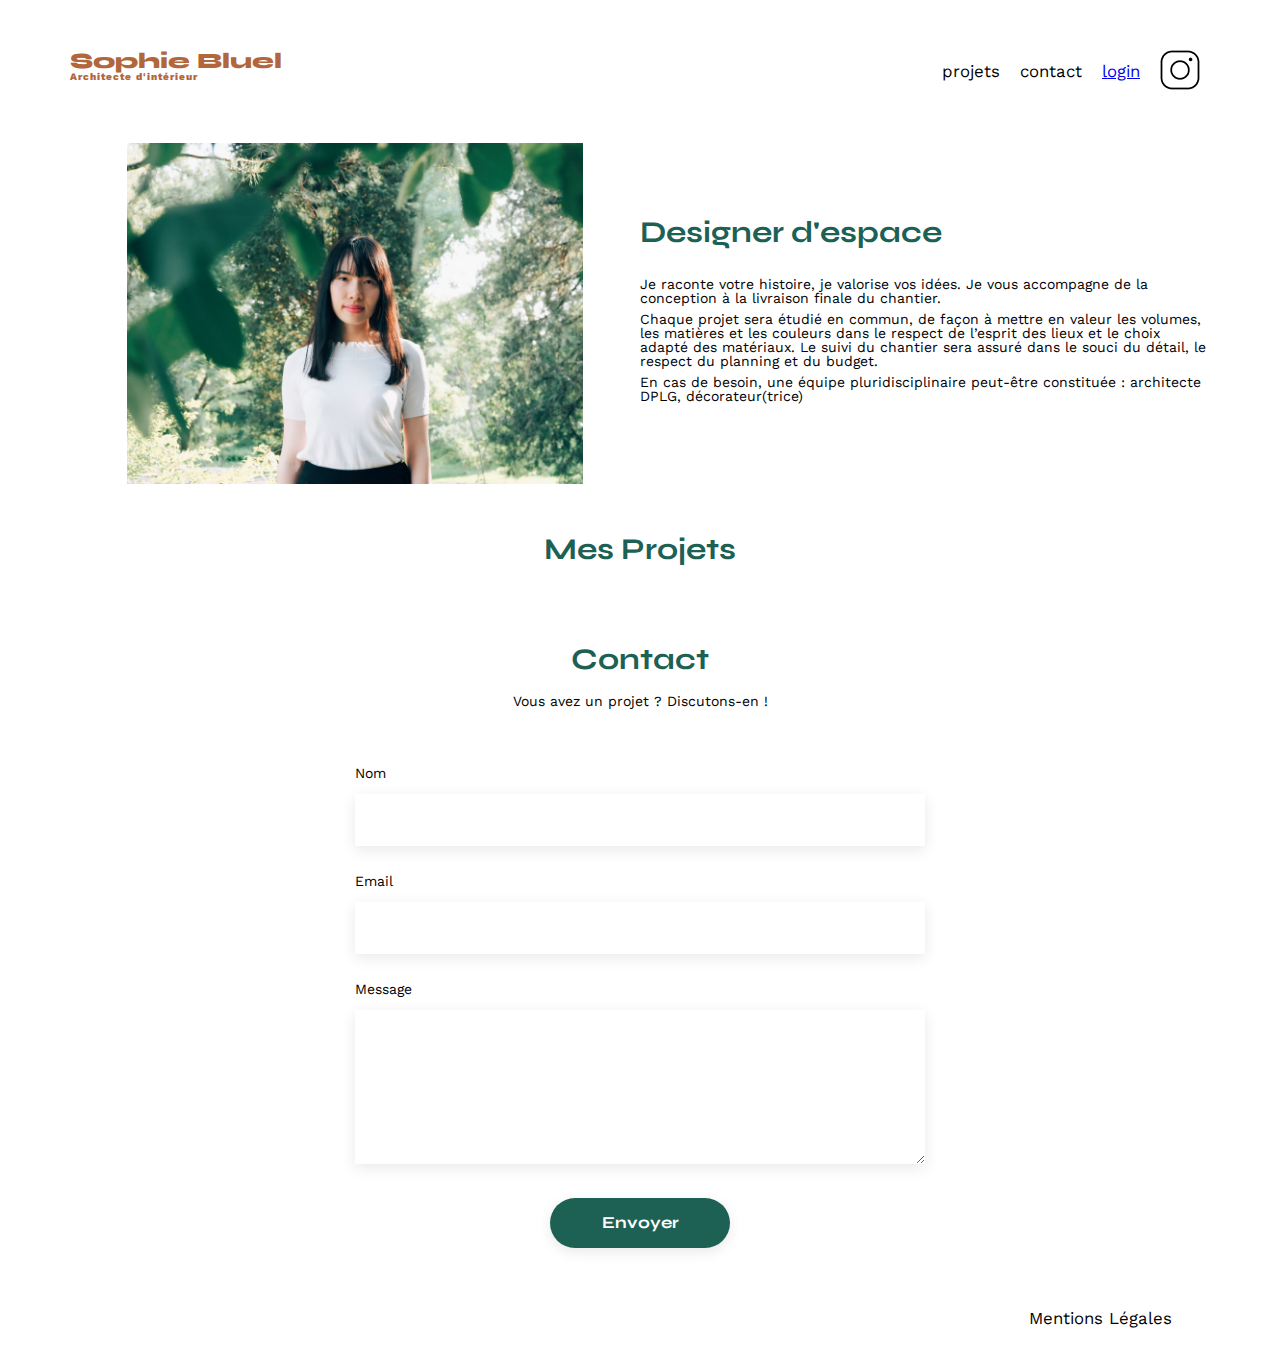
<file: FrontEnd/index.html>
<!DOCTYPE html>
<html lang="fr">
<head>
	<meta charset="UTF-8">
	<title>Sophie Bluel - Architecte d'intérieur</title>
	<meta name="viewport" content="width=device-width, initial-scale=1.0">
	<link rel="preconnect" href="https://fonts.googleapis.com">
	<link rel="stylesheet" href="https://cdnjs.cloudflare.com/ajax/libs/font-awesome/6.2.1/css/all.min.css"
integrity="sha512-MV7K8+y+gLIBoVD59lQIYicR65iaqukzvf/nwasF0nqhPay5w/9lJmVM2hMDcnK1OnMGCdVK+iQrJ7lzPJQd1w=="
crossorigin="anonymous" referrerpolicy="no-referrer" />
	<link rel="preconnect" href="https://fonts.gstatic.com" crossorigin>
	<link href="https://fonts.googleapis.com/css2?family=Syne:wght@700;800&family=Work+Sans&display=swap" rel="stylesheet">

	<meta name="description" content="">
	<link rel="stylesheet" href="./assets/style.css">
</head>
<body>
<header>
	<h1>Sophie Bluel <span>Architecte d'intérieur</span></h1>
	<nav>
		<ul>
			<li>projets</li>
			<li>contact</li>
			<li><a href="./formulaire.html">login</a></li>
			<li><img src="./assets/icons/instagram.png" alt="Instagram"></li>
		</ul>
	</nav>
</header>
<main>
	<section id="introduction">
		<figure>
			<img src="./assets/images/sophie-bluel.png" alt="">
		</figure>
		<article>
			<h2>Designer d'espace</h2>
			<p>Je raconte votre histoire, je valorise vos idées. Je vous accompagne de la conception à la livraison finale du chantier.</p>
			<p>Chaque projet sera étudié en commun, de façon à mettre en valeur les volumes, les matières et les couleurs dans le respect de l’esprit des lieux et le choix adapté des matériaux. Le suivi du chantier sera assuré dans le souci du détail, le respect du planning et du budget.</p>
			<p>En cas de besoin, une équipe pluridisciplinaire peut-être constituée : architecte DPLG, décorateur(trice)</p>
		</article>
	</section>
	<section id="portfolio">
		<h2>Mes Projets </h2>
		<div class="filters"></div>
		<div class="gallery">
			
		</div>
	</section>
	<section id="contact">
		<h2>Contact</h2>
		<p>Vous avez un projet ? Discutons-en !</p>
		<form action="#" method="post">
			<label for="name">Nom</label>
			<input type="text" name="name" id="name">
			<label for="email">Email</label>
			<input type="email" name="email" id="email">
			<label for="message">Message</label>
			<textarea name="message" id="message" cols="30" rows="10"></textarea>
			<input type="submit" value="Envoyer">
		</form>
	</section>
</main>

<footer>
	<nav>
		<ul>
			<li>Mentions Légales</li>
		</ul>
	</nav>
</footer>
<script src="assets/api.js"></script>
<script src="assets/main.js"></script>
</body>
</html>
</file>
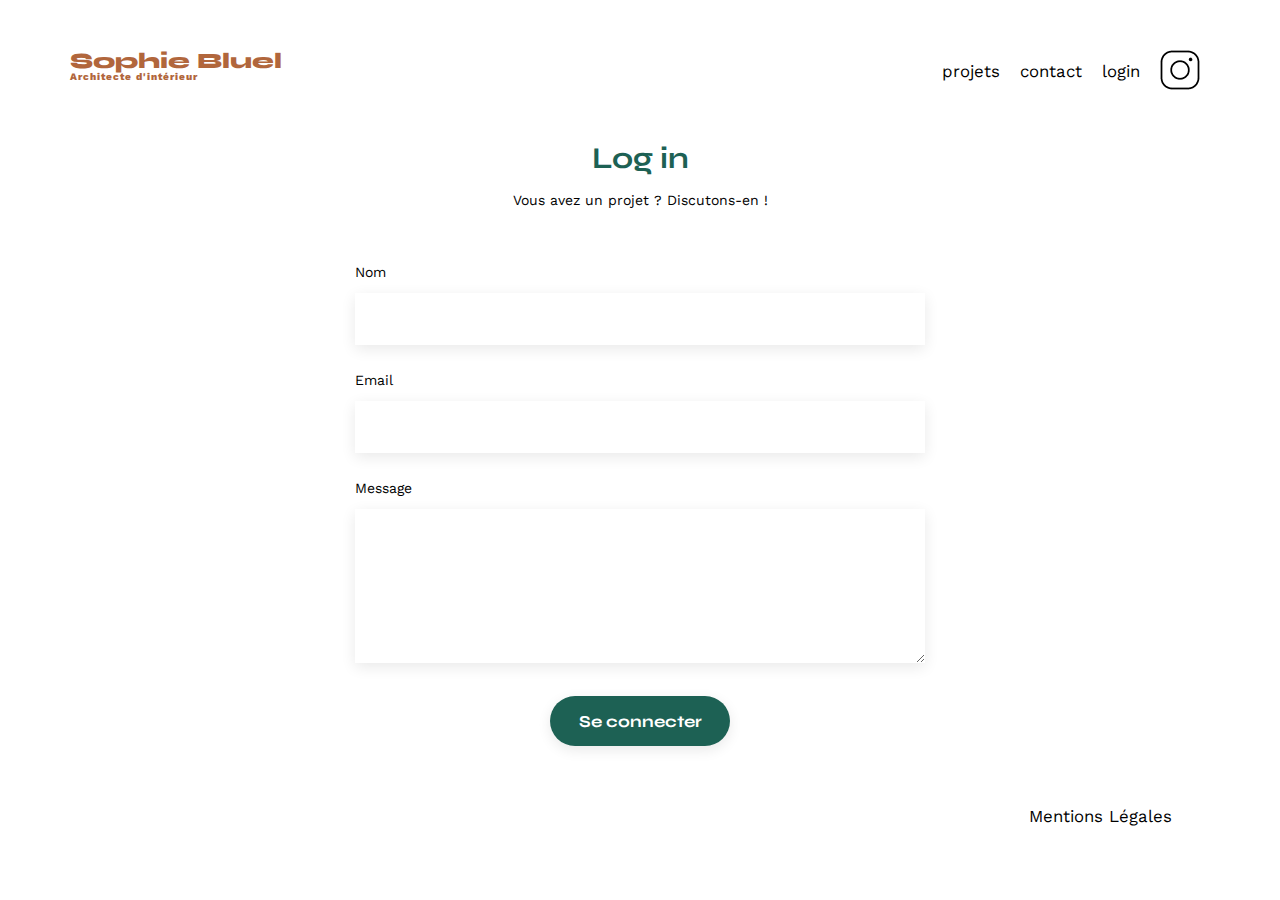
<file: FrontEnd/formulaire.html>
<!DOCTYPE html>
<html lang="fr">
<head>
	<meta charset="UTF-8">
	<title>Sophie Bluel - Architecte d'intérieur</title>
	<meta name="viewport" content="width=device-width, initial-scale=1.0">
	<link rel="preconnect" href="https://fonts.googleapis.com">
	<link rel="stylesheet" href="https://cdnjs.cloudflare.com/ajax/libs/font-awesome/6.2.1/css/all.min.css"
integrity="sha512-MV7K8+y+gLIBoVD59lQIYicR65iaqukzvf/nwasF0nqhPay5w/9lJmVM2hMDcnK1OnMGCdVK+iQrJ7lzPJQd1w=="
crossorigin="anonymous" referrerpolicy="no-referrer" />
	<link rel="preconnect" href="https://fonts.gstatic.com" crossorigin>
	<link href="https://fonts.googleapis.com/css2?family=Syne:wght@700;800&family=Work+Sans&display=swap" rel="stylesheet">

	<meta name="description" content="">
	<link rel="stylesheet" href="./assets/style.css">
</head>
<body>
<header>
	<h1>Sophie Bluel <span>Architecte d'intérieur</span></h1>
	<nav>
		<ul>
			<li>projets</li>
			<li>contact</li>
			<li>login</li>
			<li><img src="./assets/icons/instagram.png" alt="Instagram"></li>
		</ul>
	</nav>
</header>
<main>
	<section id="contact">
		<h2>Log in</h2>
		<p>Vous avez un projet ? Discutons-en !</p>
		<form action="#" method="post">
			<label for="name">Nom</label>
			<input type="text" name="name" id="name">
			<label for="email">Email</label>
			<input type="email" name="email" id="email">
			<label for="message">Message</label>
			<textarea name="message" id="message" cols="30" rows="10"></textarea>
			<input type="submit" value="Se connecter">
		</form>
	</section>
</main>

<footer>
	<nav>
		<ul>
			<li>Mentions Légales</li>
		</ul>
	</nav>
</footer>
<script src="assets/api.js"></script>
<script src="assets/main.js"></script>
</body>
</html>
</file>
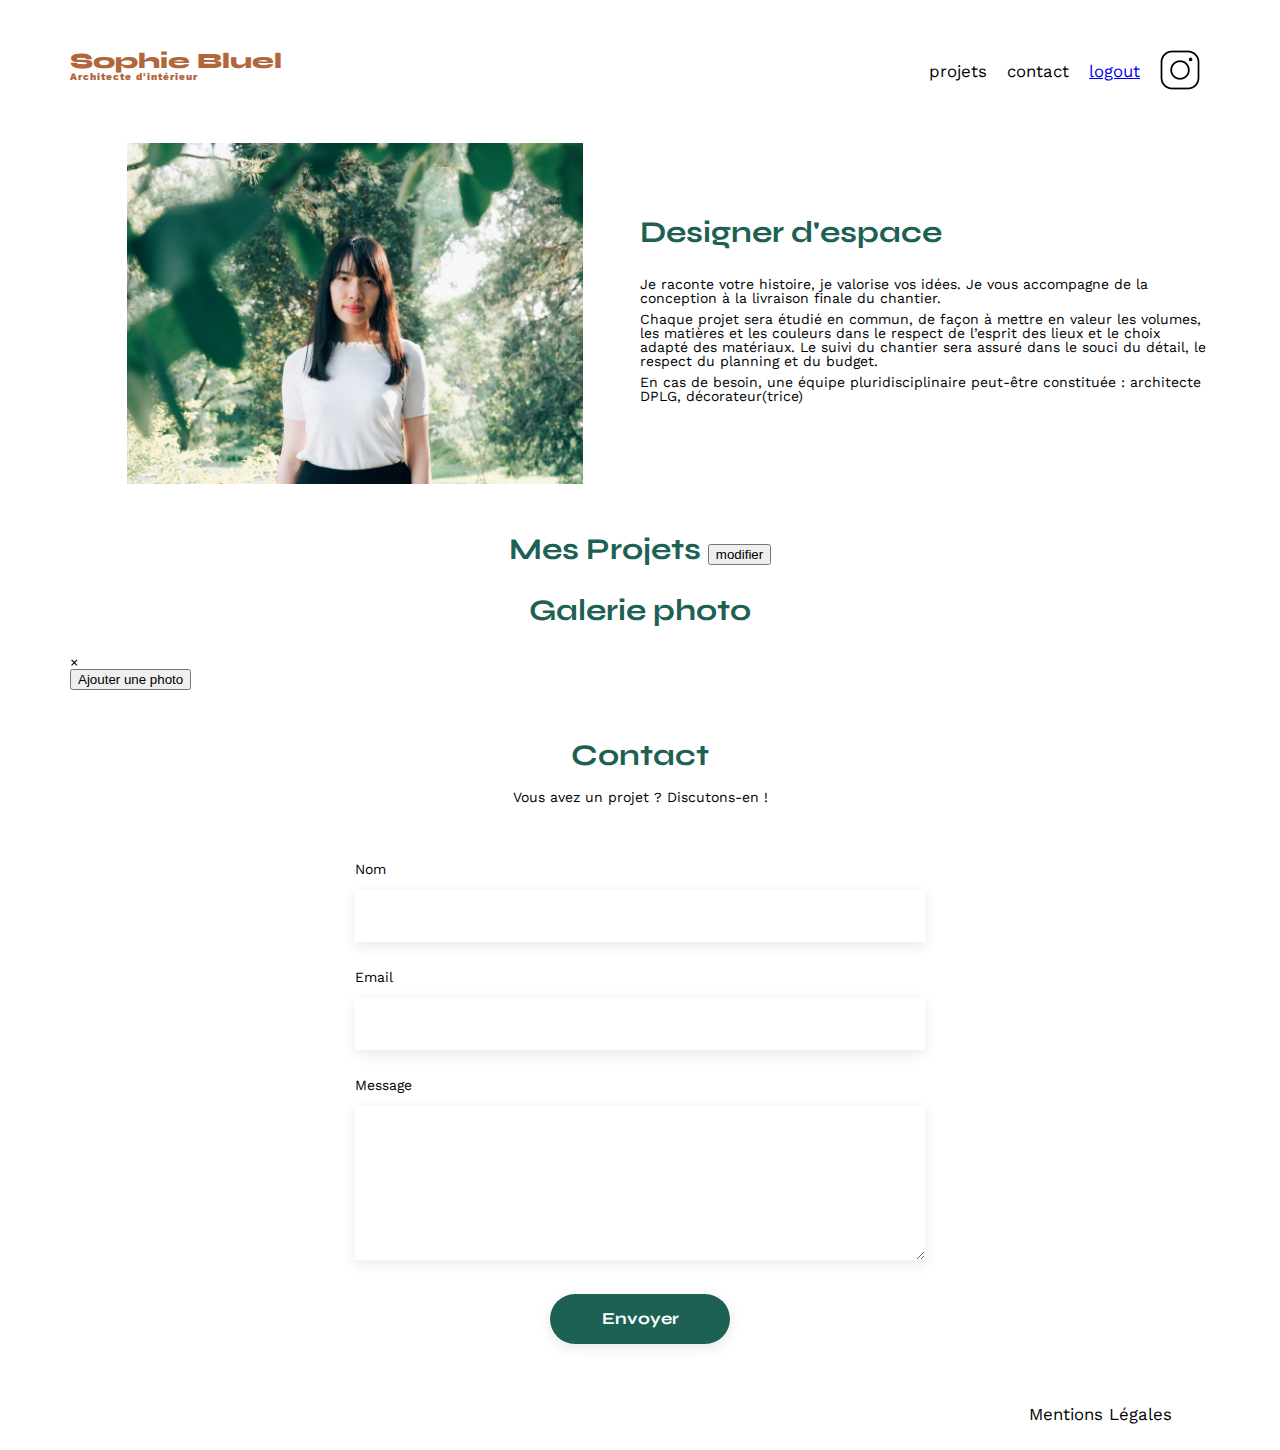
<file: FrontEnd/index_edit.html>
<!DOCTYPE html>
<html lang="fr">
<head>
	<meta charset="UTF-8">
	<title>Sophie Bluel - Architecte d'intérieur</title>
	<meta name="viewport" content="width=device-width, initial-scale=1.0">
	<link rel="preconnect" href="https://fonts.googleapis.com">
	<link rel="stylesheet" href="https://cdnjs.cloudflare.com/ajax/libs/font-awesome/6.2.1/css/all.min.css"
integrity="sha512-MV7K8+y+gLIBoVD59lQIYicR65iaqukzvf/nwasF0nqhPay5w/9lJmVM2hMDcnK1OnMGCdVK+iQrJ7lzPJQd1w=="
crossorigin="anonymous" referrerpolicy="no-referrer" />
	<link rel="preconnect" href="https://fonts.gstatic.com" crossorigin>
	<link href="https://fonts.googleapis.com/css2?family=Syne:wght@700;800&family=Work+Sans&display=swap" rel="stylesheet">

	<meta name="description" content="">
	<link rel="stylesheet" href="./assets/style.css">
</head>
<body>
<header>
	<h1>Sophie Bluel <span>Architecte d'intérieur</span></h1>
	<nav>
		<ul>
			<li>projets</li>
			<li>contact</li>
			<li><a href="./formulaire.html">logout</a></li>
			<li><img src="./assets/icons/instagram.png" alt="Instagram"></li>
		</ul>
	</nav>
</header>
<main>
	<section id="introduction">
		<figure>
			<img src="./assets/images/sophie-bluel.png" alt="">
		</figure>
		<article>
			<h2>Designer d'espace</h2>
			<p>Je raconte votre histoire, je valorise vos idées. Je vous accompagne de la conception à la livraison finale du chantier.</p>
			<p>Chaque projet sera étudié en commun, de façon à mettre en valeur les volumes, les matières et les couleurs dans le respect de l’esprit des lieux et le choix adapté des matériaux. Le suivi du chantier sera assuré dans le souci du détail, le respect du planning et du budget.</p>
			<p>En cas de besoin, une équipe pluridisciplinaire peut-être constituée : architecte DPLG, décorateur(trice)</p>
		</article>
	</section>
	<section id="portfolio">
		<h2>Mes Projets <button id="editProjectsBtn" class="edit-btn">
    <i class="fas fa-edit"></i>
    modifier
</button></h2>
		<div class="gallery"></div>
	<!-- Gardez votre bouton Modifier existant -->


<!-- Modale réelle -->
<div id="galleryModal" class="modal">
    <div class="modal-content">
        <div class="modal-header">
            <h2 class="modal-title">Galerie photo</h2>
            <span class="close-modal">&times;</span>
        </div>
        <div class="modal-body">
            <div class="gallery-grid" id="modalGallery">
                <!-- Les images de l'API viendront ici -->
            </div>
            <div class="modal-separator"></div>
            <button id="addPhotoBtn" class="btn-add-photo">Ajouter une photo</button>
        </div>
    </div>
</div>
                
	</section>
	<section id="contact">
		<h2>Contact</h2>
		<p>Vous avez un projet ? Discutons-en !</p>
		<form action="#" method="post">
			<label for="name">Nom</label>
			<input type="text" name="name" id="name">
			<label for="email">Email</label>
			<input type="email" name="email" id="email">
			<label for="message">Message</label>
			<textarea name="message" id="message" cols="30" rows="10"></textarea>
			<input type="submit" value="Envoyer">
		</form>
	</section>
</main>

<footer>
	<nav>
		<ul>
			<li>Mentions Légales</li>
		</ul>
	</nav>
</footer>
<script src="assets/api.js"></script>
<script src="assets/main.js"></script>
</body>
</html>
</file>
<file: FrontEnd/assets/style.css>
/* http://meyerweb.com/eric/tools/css/reset/
   v2.0 | 20110126
   License: none (public domain)
*/

html, body, div, span, applet, object, iframe,
h1, h2, h3, h4, h5, h6, p, blockquote, pre,
a, abbr, acronym, address, big, cite, code,
del, dfn, em, img, ins, kbd, q, s, samp,
small, strike, strong, sub, sup, tt, var,
b, u, i, center,
dl, dt, dd, ol, ul, li,
fieldset, form, label, legend,
table, caption, tbody, tfoot, thead, tr, th, td,
article, aside, canvas, details, embed,
figure, figcaption, footer, header, hgroup,
menu, nav, output, ruby, section, summary,
time, mark, audio, video {
	margin: 0;
	padding: 0;
	border: 0;
	font-size: 100%;
	font: inherit;
	vertical-align: baseline;
}
/* HTML5 display-role reset for older browsers */
article, aside, details, figcaption, figure,
footer, header, hgroup, menu, nav, section {
	display: block;
}
body {
	line-height: 1;
}
ol, ul {
	list-style: none;
}
blockquote, q {
	quotes: none;
}
blockquote:before, blockquote:after,
q:before, q:after {
	content: '';
	content: none;
}
table {
	border-collapse: collapse;
	border-spacing: 0;
}
/** end reset css**/
body {
	max-width: 1140px;
	margin:auto;
	font-family: 'Work Sans' ;
	font-size: 14px;
}
header {
	display: flex;
	justify-content: space-between;
	margin: 50px 0
}
section {
	margin: 50px 0
}

h1{
	display: flex;
	flex-direction: column;
	font-family: 'Syne';
	font-size: 22px;
	font-weight: 800;
	color: #B1663C
}

h1 > span {
	font-family: 'Work Sans';
	font-size:10px;
	letter-spacing: 0.1em;
;
}

h2{
	font-family: 'Syne';
	font-weight: 700;
	font-size: 30px;
	color: #1D6154
}
nav ul {
	display: flex;
	align-items: center;
	list-style-type: none;

}
nav li {
	padding: 0 10px;
	font-size: 1.2em;
}

li:hover {
	color: #B1663C;
}
#introduction {
	display: flex;
	align-items: center;
}
#introduction figure {
	flex: 1
}
#introduction img {
	display: block;
	margin: auto;
	width: 80%;
}

#introduction article {
	flex: 1
}
#introduction h2 {
	margin-bottom: 1em;
}

#introduction p {
	margin-bottom: 0.5em;
}
#portfolio h2 {
	text-align: center;
	margin-bottom: 1em;
}
.gallery {
	width: 100%;
	display: grid;
	grid-template-columns: 1fr 1fr 1fr;
	grid-column-gap: 20px;
	grid-row-gap: 20px;
}

.gallery img {
	width: 100%;

}
#contact {
	width: 50%;
margin: auto;
}
#contact > * {
	text-align: center;

}
#contact h2{
	margin-bottom: 20px;
}
#contact form {
	text-align: left;
	margin-top:30px;
	display: flex;
	flex-direction: column;
}

#contact input {
	height: 50px;
	font-size: 1.2em;
	border: none;
	box-shadow: 0px 4px 14px rgba(0, 0, 0, 0.09);
}
#contact label {
	margin: 2em 0 1em 0;
}
#contact textarea {
	border: none;
	box-shadow: 0px 4px 14px rgba(0, 0, 0, 0.09);
}

input[type="submit"]{
	font-family: 'Syne';
	font-weight: 700;
	color: white;
	background-color: #1D6154;
	margin : 2em auto ;
	width: 180px;
	text-align: center;
	border-radius: 60px ;
}

footer nav ul {
	display: flex;
	justify-content: flex-end;
	margin: 2em
}
</file>
